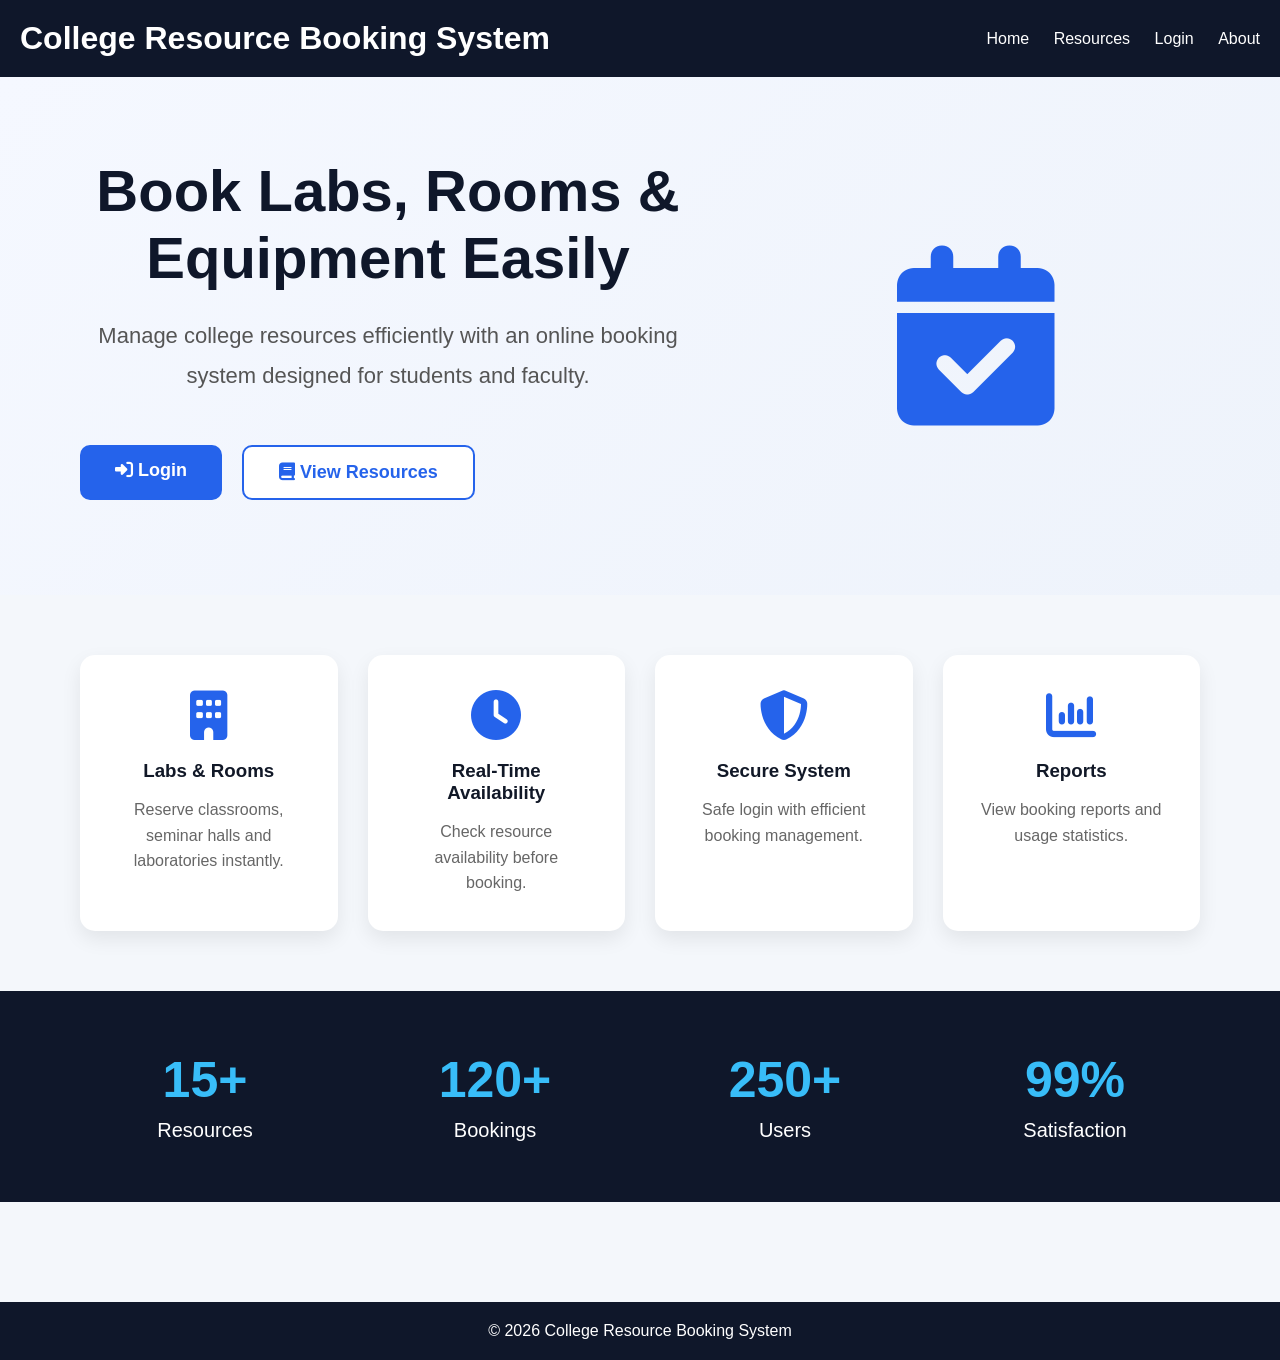
<file: index.html>
<!DOCTYPE html>
<html lang="en">
<head>

<meta charset="UTF-8">
<meta name="viewport" content="width=device-width, initial-scale=1">

<title>College Resource Booking System</title>

<link rel="stylesheet" href="css/style.css">

<link rel="stylesheet"
href="https://cdnjs.cloudflare.com/ajax/libs/font-awesome/6.5.2/css/all.min.css">

</head>

<body>

<header>

<h1>College Resource Booking System</h1>

<nav>
<a href="index.html">Home</a>
<a href="resources.html">Resources</a>
<a href="login.html">Login</a>
<a href="about.html">About</a>
</nav>

</header>


<section class="hero">

<div class="hero-text">

<h1>Book Labs, Rooms & Equipment Easily</h1>

<p>
Manage college resources efficiently with an online booking
system designed for students and faculty.
</p>

<div class="hero-buttons">

<a href="login.html" class="btn">
<i class="fa-solid fa-right-to-bracket"></i>
Login
</a>

<a href="resources.html" class="btn btn-outline">
<i class="fa-solid fa-book"></i>
View Resources
</a>

</div>

</div>

<div class="hero-image">

<i class="fa-solid fa-calendar-check hero-icon"></i>

</div>

</section>


<section class="features">

<div class="feature-card">

<i class="fa-solid fa-building"></i>

<h3>Labs & Rooms</h3>

<p>Reserve classrooms, seminar halls and laboratories instantly.</p>

</div>

<div class="feature-card">

<i class="fa-solid fa-clock"></i>

<h3>Real-Time Availability</h3>

<p>Check resource availability before booking.</p>

</div>

<div class="feature-card">

<i class="fa-solid fa-shield-halved"></i>

<h3>Secure System</h3>

<p>Safe login with efficient booking management.</p>

</div>

<div class="feature-card">

<i class="fa-solid fa-chart-column"></i>

<h3>Reports</h3>

<p>View booking reports and usage statistics.</p>

</div>

</section>


<section class="stats">

<div class="stat">
<h2>15+</h2>
<p>Resources</p>
</div>

<div class="stat">
<h2>120+</h2>
<p>Bookings</p>
</div>

<div class="stat">
<h2>250+</h2>
<p>Users</p>
</div>

<div class="stat">
<h2>99%</h2>
<p>Satisfaction</p>
</div>

</section>


<footer>

© 2026 College Resource Booking System

</footer>

</body>
</html>
</file>
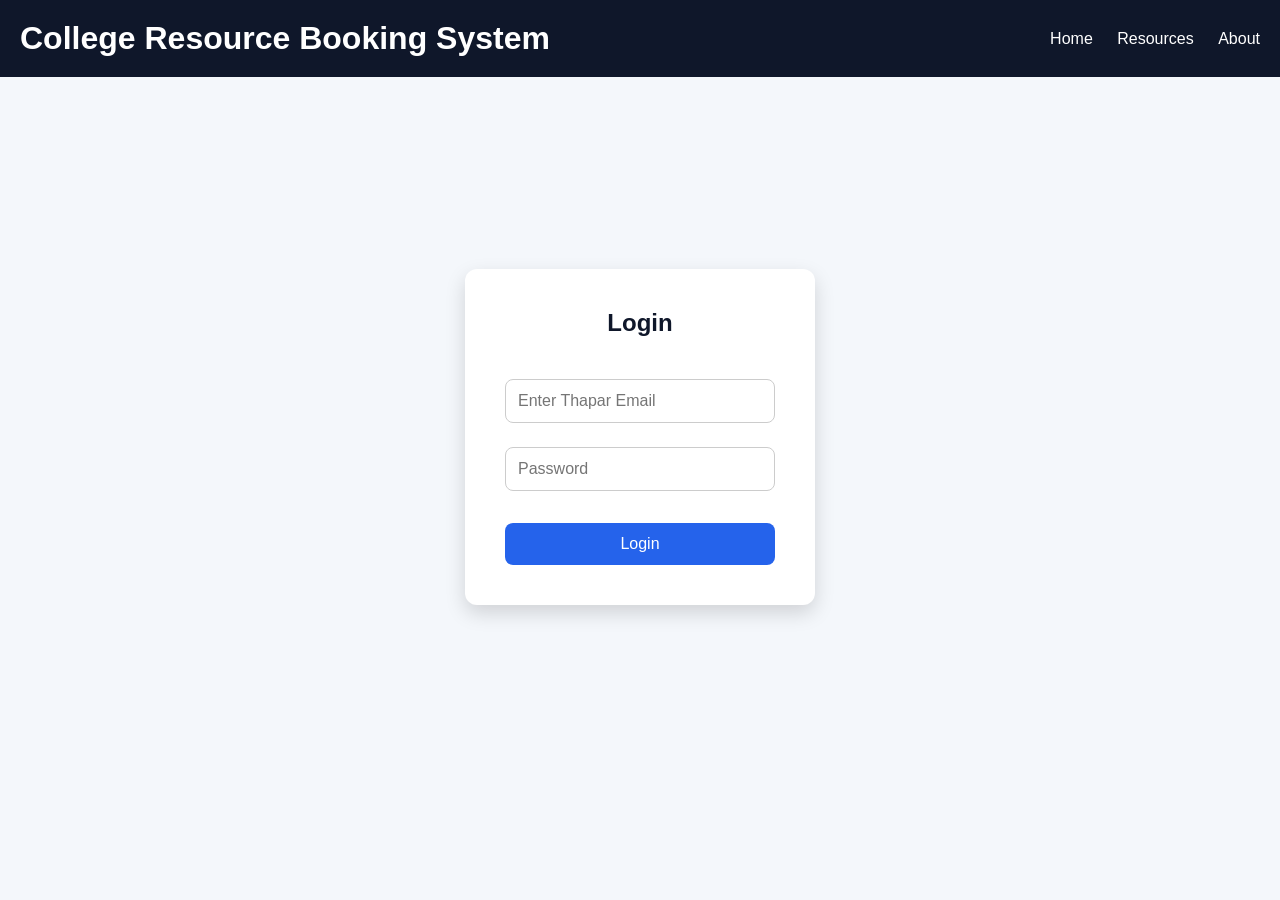
<file: about.html>
<script>
if (sessionStorage.getItem("loggedIn") !== "true") {
    alert("Please login first.");
    window.location.href = "login.html";
}
</script>


<!DOCTYPE html>
<html lang="en">
<head>
    <meta charset="UTF-8">
    <meta name="viewport" content="width=device-width, initial-scale=1.0">
    <title>About</title>

    <link rel="stylesheet" href="css/style.css">

    <link rel="stylesheet"
    href="https://cdnjs.cloudflare.com/ajax/libs/font-awesome/6.5.2/css/all.min.css">
</head>

<body>

<div class="layout">

    <!-- Sidebar -->
    <aside class="sidebar">

        <h2>📚 CRBS</h2>

        <ul>

            <li><a href="dashboard.html"><i class="fa-solid fa-house"></i> Dashboard</a></li>

            <li><a href="resources.html"><i class="fa-solid fa-book"></i> Resources</a></li>

            <li><a href="bookings.html"><i class="fa-solid fa-calendar-check"></i> Bookings</a></li>

            <li><a href="reports.html"><i class="fa-solid fa-chart-column"></i> Reports</a></li>

            <li><a href="about.html"><i class="fa-solid fa-circle-info"></i> About</a></li>

            <li><a href="index.html"><i class="fa-solid fa-right-from-bracket"></i> Logout</a></li>

        </ul>

    </aside>

    <!-- Main Content -->
    <main class="main-content">

        <div class="dashboard">

            <h2>About CRBS</h2>

            <div class="panel">

                <h3>College Resource Booking System</h3>

                <p style="margin-top:20px; line-height:1.8;">
                    The College Resource Booking System (CRBS) is a web-based
                    application developed to simplify the reservation of college
                    resources such as laboratories, classrooms, seminar halls,
                    and equipment.
                </p>

                <p style="margin-top:20px; line-height:1.8;">
                    This project is built using HTML, CSS, JavaScript and
                    Oracle PL/SQL. It demonstrates database design, SQL queries,
                    PL/SQL programming, procedures, functions, triggers,
                    views, indexing and transaction management.
                </p>

            </div>

            <br>

            <div class="panel">

                <h3>Project Features</h3>

                <ul style="margin-top:20px; padding-left:20px; line-height:2;">

                    <li>User Management</li>

                    <li>Resource Management</li>

                    <li>Resource Booking</li>

                    <li>Booking Cancellation</li>

                    <li>Reports & Analytics</li>

                </ul>

            </div>

        </div>

    </main>

</div>

</body>
</html>
</file>
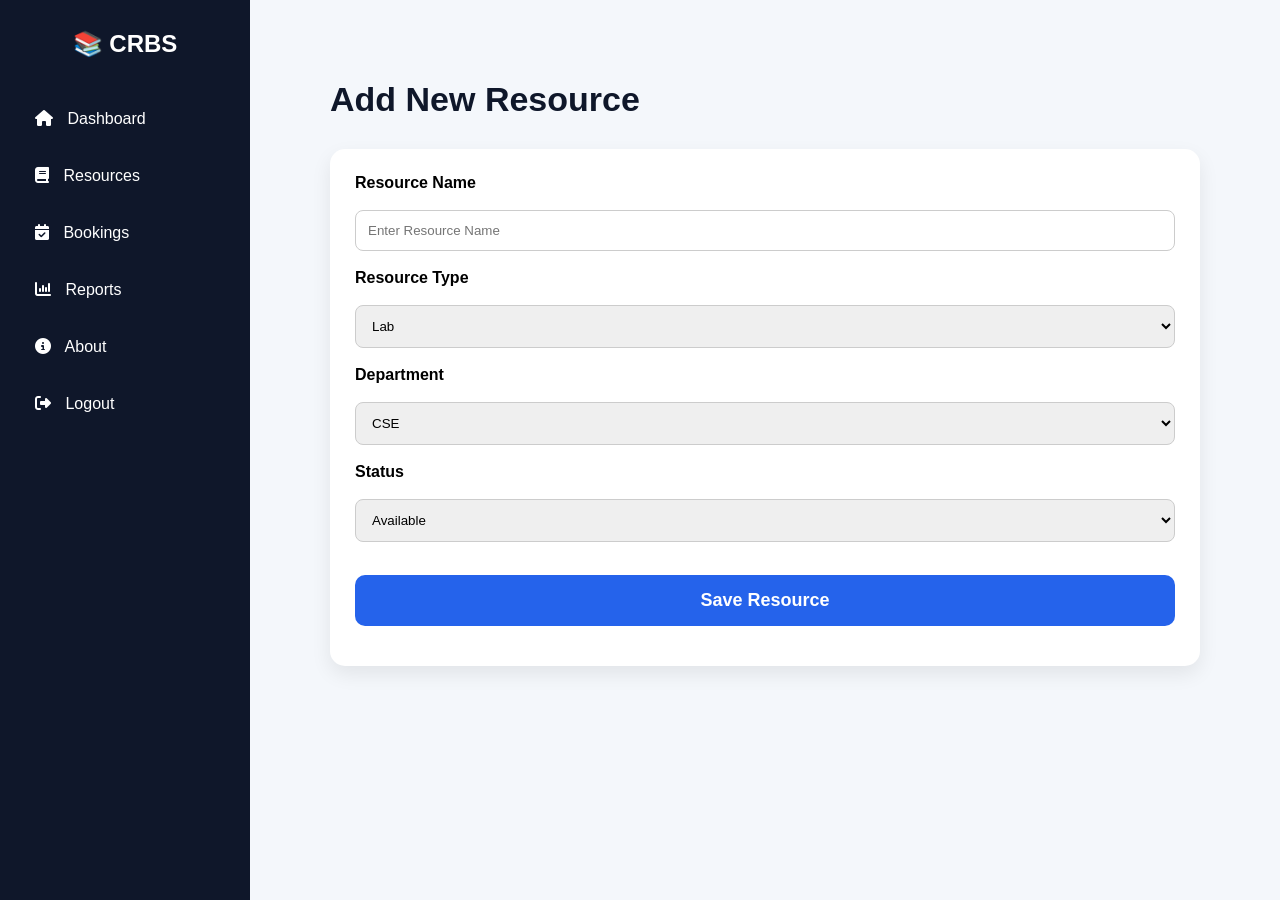
<file: add-resource.html>
<!DOCTYPE html>
<html lang="en">
<head>
<meta charset="UTF-8">
<meta name="viewport" content="width=device-width, initial-scale=1.0">

<title>Add Resource</title>

<link rel="stylesheet" href="css/style.css">

<link rel="stylesheet"
href="https://cdnjs.cloudflare.com/ajax/libs/font-awesome/6.5.2/css/all.min.css">

</head>

<body>

<div class="layout">

    <!-- Sidebar -->
    <aside class="sidebar">

        <h2>📚 CRBS</h2>

        <ul>

            <li><a href="dashboard.html"><i class="fa-solid fa-house"></i> Dashboard</a></li>

            <li><a href="resources.html"><i class="fa-solid fa-book"></i> Resources</a></li>

            <li><a href="bookings.html"><i class="fa-solid fa-calendar-check"></i> Bookings</a></li>

            <li><a href="reports.html"><i class="fa-solid fa-chart-column"></i> Reports</a></li>

            <li><a href="about.html"><i class="fa-solid fa-circle-info"></i> About</a></li>

            <li><a href="index.html"><i class="fa-solid fa-right-from-bracket"></i> Logout</a></li>

        </ul>

    </aside>

    <!-- Main Content -->
    <main class="main-content">

        <div class="dashboard">

            <h2>Add New Resource</h2>

            <div class="panel">

                <form>

                    <label><b>Resource Name</b></label><br><br>
                    <input type="text" placeholder="Enter Resource Name"
                    style="width:100%;padding:12px;border:1px solid #ccc;border-radius:8px;"><br><br>

                    <label><b>Resource Type</b></label><br><br>
                    <select style="width:100%;padding:12px;border:1px solid #ccc;border-radius:8px;">
                        <option>Lab</option>
                        <option>Room</option>
                        <option>Equipment</option>
                    </select><br><br>

                    <label><b>Department</b></label><br><br>
                    <select style="width:100%;padding:12px;border:1px solid #ccc;border-radius:8px;">
                        <option>CSE</option>
                        <option>ECE</option>
                        <option>ME</option>
                        <option>EEE</option>
                    </select><br><br>

                    <label><b>Status</b></label><br><br>
                    <select style="width:100%;padding:12px;border:1px solid #ccc;border-radius:8px;">
                        <option>Available</option>
                        <option>Booked</option>
                    </select><br><br>

                    <a href="resources.html" class="btn">Save Resource</a>

                </form>

            </div>

        </div>

    </main>

</div>

</body>
</html>
</file>
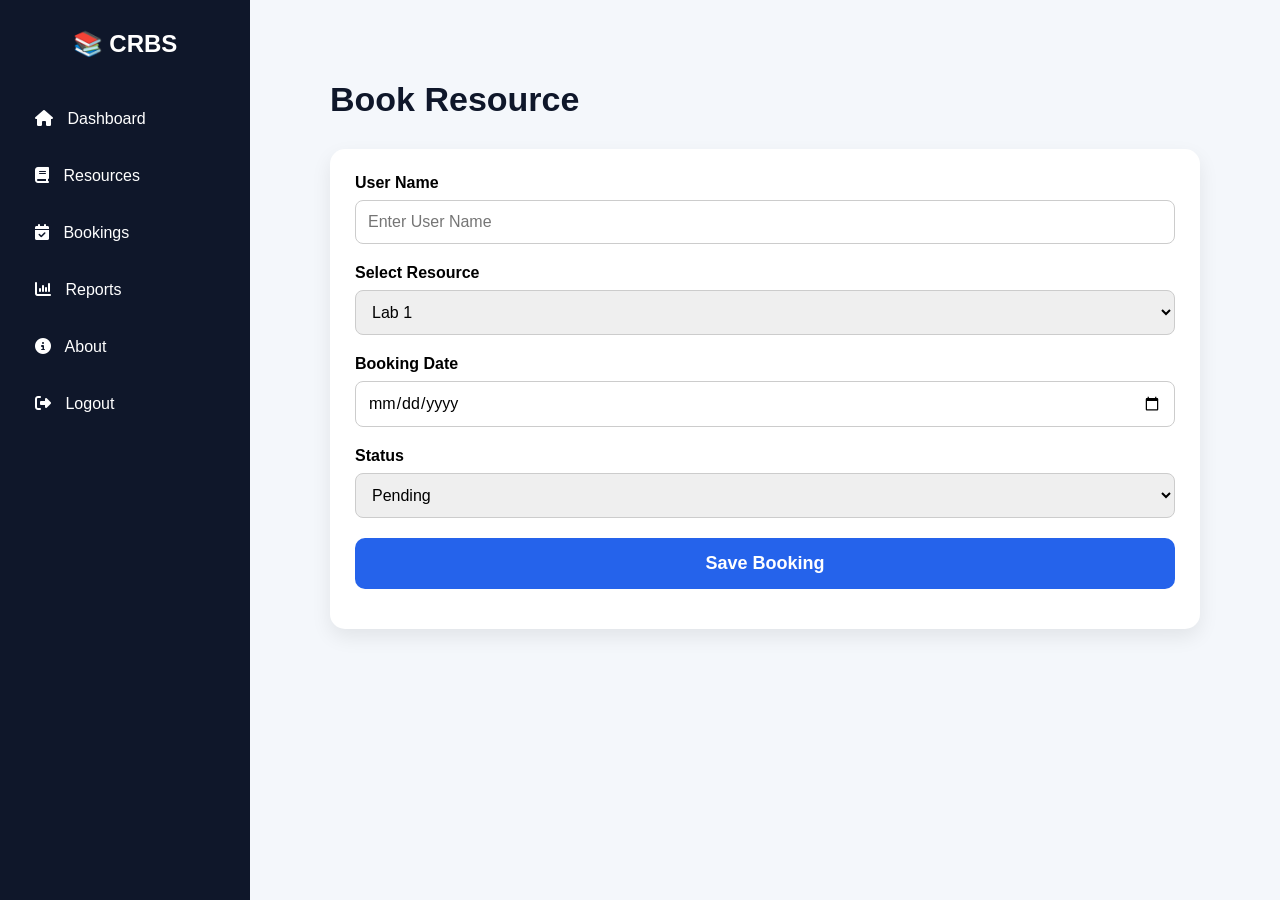
<file: book-resource.html>
<!DOCTYPE html>
<html lang="en">
<head>
<meta charset="UTF-8">
<meta name="viewport" content="width=device-width, initial-scale=1.0">

<title>Book Resource</title>

<link rel="stylesheet" href="css/style.css">

<link rel="stylesheet"
href="https://cdnjs.cloudflare.com/ajax/libs/font-awesome/6.5.2/css/all.min.css">

</head>

<body>

<div class="layout">

    <!-- Sidebar -->
    <aside class="sidebar">

        <h2>📚 CRBS</h2>

        <ul>
            <li><a href="dashboard.html"><i class="fa-solid fa-house"></i> Dashboard</a></li>
            <li><a href="resources.html"><i class="fa-solid fa-book"></i> Resources</a></li>
            <li><a href="bookings.html"><i class="fa-solid fa-calendar-check"></i> Bookings</a></li>
            <li><a href="reports.html"><i class="fa-solid fa-chart-column"></i> Reports</a></li>
            <li><a href="about.html"><i class="fa-solid fa-circle-info"></i> About</a></li>
            <li><a href="index.html"><i class="fa-solid fa-right-from-bracket"></i> Logout</a></li>
        </ul>

    </aside>

    <!-- Main Content -->
    <main class="main-content">

        <div class="dashboard">

            <h2>Book Resource</h2>

            <div class="panel">

                <form>

                    <div class="form-group">
                        <label><b>User Name</b></label>
                        <input type="text" placeholder="Enter User Name">
                    </div>

                    <div class="form-group">
                        <label><b>Select Resource</b></label>
                        <select>
                            <option>Lab 1</option>
                            <option>Room 101</option>
                            <option>Projector A</option>
                            <option>Seminar Hall</option>
                        </select>
                    </div>

                    <div class="form-group">
                        <label><b>Booking Date</b></label>
                        <input type="date">
                    </div>

                    <div class="form-group">
                        <label><b>Status</b></label>
                        <select>
                            <option>Pending</option>
                            <option>Approved</option>
                            <option>Cancelled</option>
                        </select>
                    </div>

                    <a href="bookings.html" class="btn">Save Booking</a>

                </form>

            </div>

        </div>

    </main>

</div>

</body>
</html>
</file>
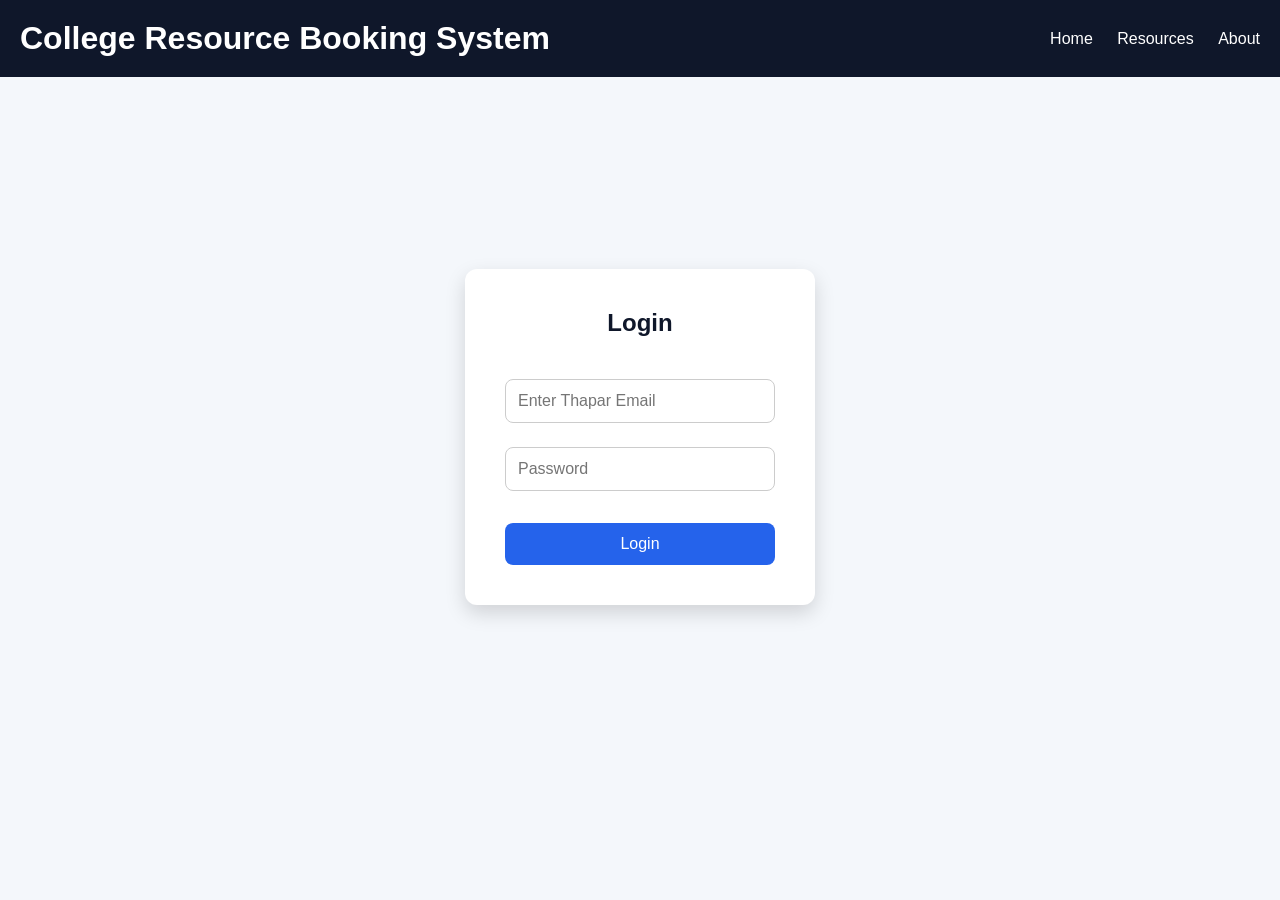
<file: bookings.html>
<script>
if (sessionStorage.getItem("loggedIn") !== "true") {
    alert("Please login first.");
    window.location.href = "login.html";
}
</script>

<!DOCTYPE html>
<html lang="en">
<head>

<meta charset="UTF-8">
<meta name="viewport" content="width=device-width, initial-scale=1.0">
<title>Bookings</title>

<link rel="stylesheet"
href="https://cdnjs.cloudflare.com/ajax/libs/font-awesome/6.5.2/css/all.min.css">

<link rel="stylesheet" href="css/style.css">

</head>

<body>

<div class="layout">

    <!-- Sidebar -->
    <aside class="sidebar">

        <h2>📚 CRBS</h2>

        <ul>

            <li>
                <a href="dashboard.html">
                    <i class="fa-solid fa-house"></i>
                    Dashboard
                </a>
            </li>

            <li>
                <a href="resources.html">
                    <i class="fa-solid fa-book"></i>
                    Resources
                </a>
            </li>

            <li>
                <a href="bookings.html">
                    <i class="fa-solid fa-calendar-check"></i>
                    Bookings
                </a>
            </li>

            <li>
                <a href="reports.html"><i class="fa-solid fa-chart-column"></i> Reports</a>
            </li>

            <li>
                <a href="about.html">
                    <i class="fa-solid fa-circle-info"></i>
                    About
                </a>
            </li>

            <li>
                <a href="index.html">
                    <i class="fa-solid fa-right-from-bracket"></i>
                    Logout
                </a>
            </li>

        </ul>

    </aside>

    <!-- Main Content -->
    <main class="main-content">

        <div class="header">

            <h1 class="page-title">Bookings</h1>

            <a href="book-resource.html" class="btn">Book Resource</a>

        </div>

        <div class="panel">

            <table>

                <tr>
                    <th>ID</th>
                    <th>User</th>
                    <th>Resource</th>
                    <th>Date</th>
                    <th>Status</th>
                </tr>

                <tr>
                    <td>1</td>
                    <td>Prof A</td>
                    <td>Lab 1</td>
                    <td>2026-06-28</td>
                    <td class="approved">Approved</td>
                </tr>

                <tr>
                    <td>2</td>
                    <td>Riya</td>
                    <td>Room 101</td>
                    <td>2026-06-29</td>
                    <td class="pending">Pending</td>
                </tr>

                <tr>
                    <td>3</td>
                    <td>Aman</td>
                    <td>Projector A</td>
                    <td>2026-06-30</td>
                    <td style="color:red;font-weight:bold;">
                        Cancelled
                    </td>
                </tr>

            </table>

        </div>

    </main>

</div>

</body>
</html>
</file>
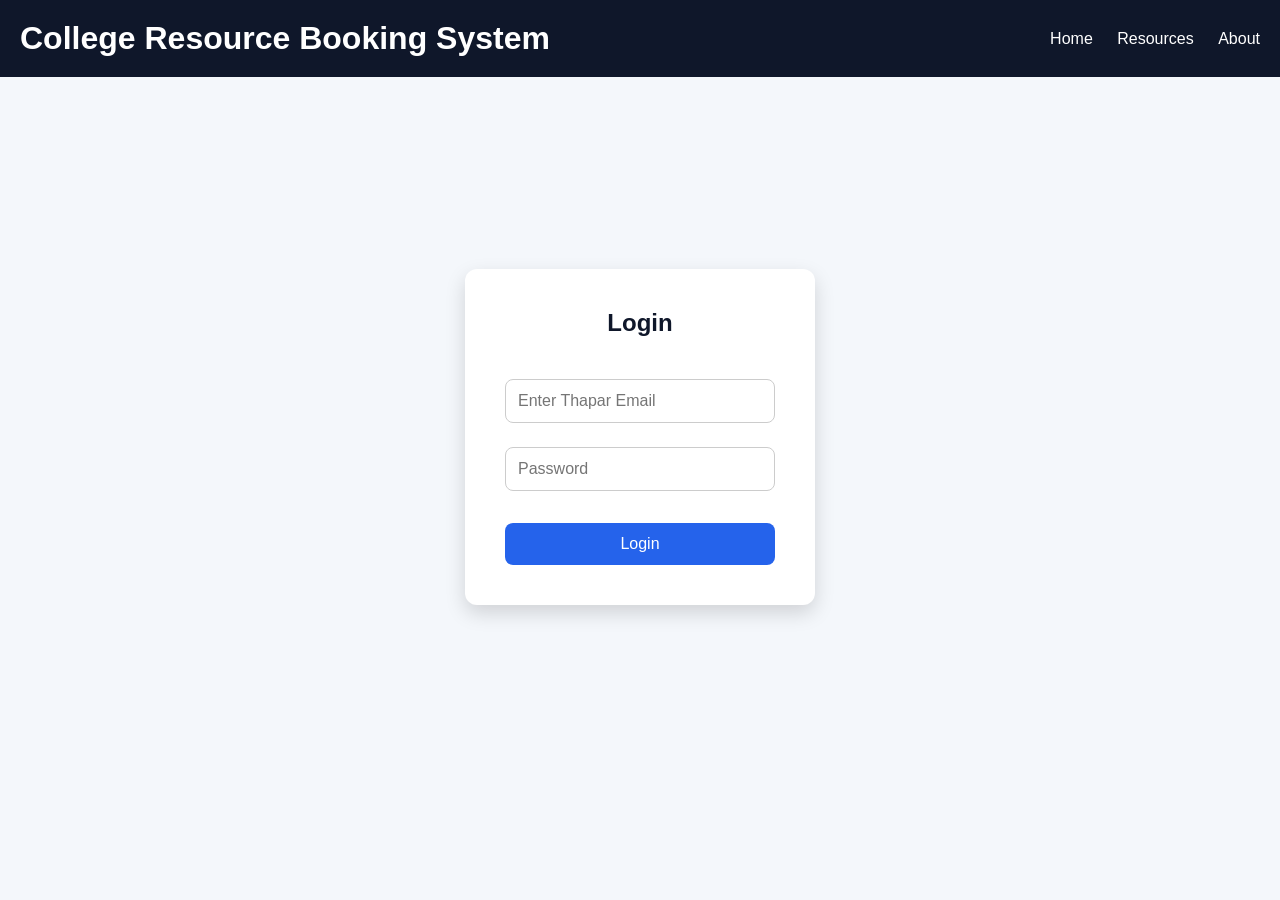
<file: dashboard.html>
<script>
if (sessionStorage.getItem("loggedIn") !== "true") {
    alert("Please login first.");
    window.location.href = "login.html";
}
</script>

<!DOCTYPE html>
<html lang="en">
<head>

    <meta charset="UTF-8">
    <meta name="viewport" content="width=device-width, initial-scale=1.0">

    <title>CRBS Dashboard</title>

    <link rel="stylesheet" href="css/style.css">

    <link rel="stylesheet"
    href="https://cdnjs.cloudflare.com/ajax/libs/font-awesome/6.5.2/css/all.min.css">

</head>

<body>

<div class="layout">

    <!-- Sidebar -->

    <aside class="sidebar">

        <h2>📚 CRBS</h2>

        <ul>

            <li><a href="dashboard.html"><i class="fa-solid fa-house"></i> Dashboard</a></li>

            <li><a href="resources.html"><i class="fa-solid fa-book"></i> Resources</a></li>

            <li><a href="bookings.html"><i class="fa-solid fa-calendar-check"></i> Bookings</a></li>

            <li><a href="reports.html"><i class="fa-solid fa-chart-column"></i> Reports</a></li>

            <li><a href="about.html"><i class="fa-solid fa-circle-info"></i> About</a></li>

            <li><a href="index.html"><i class="fa-solid fa-right-from-bracket"></i> Logout</a></li>

        </ul>

    </aside>

    <!-- Main Content -->

    <main class="main-content">

        <h1 class="page-title">Dashboard</h1>

        <div class="cards">

            <div class="card">
                <h3>Total Users</h3>
                <p>6</p>
            </div>

            <div class="card">
                <h3>Total Resources</h3>
                <p>4</p>
            </div>

            <div class="card">
                <h3>Total Bookings</h3>
                <p>2</p>
            </div>

            <div class="card">
                <h3>Available Slots</h3>
                <p>6</p>
            </div>

        </div>

        <div class="dashboard-grid">

            <div class="panel">

                <h3>Quick Actions</h3>

                <a href="resources.html" class="btn">Book Resource</a>

                <a href="bookings.html" class="btn">View Bookings</a>

            </div>

            <div class="panel">

                <h3>Recent Bookings</h3>

                <table>

                    <tr>
                        <th>ID</th>
                        <th>Resource</th>
                        <th>Status</th>
                    </tr>

                    <tr>
                        <td>1</td>
                        <td>Lab 1</td>
                        <td class="approved">Approved</td>
                    </tr>

                    <tr>
                        <td>2</td>
                        <td>Projector A</td>
                        <td class="pending">Pending</td>
                    </tr>

                </table>

            </div>

        </div>

    </main>

</div>

</body>
</html>
</file>
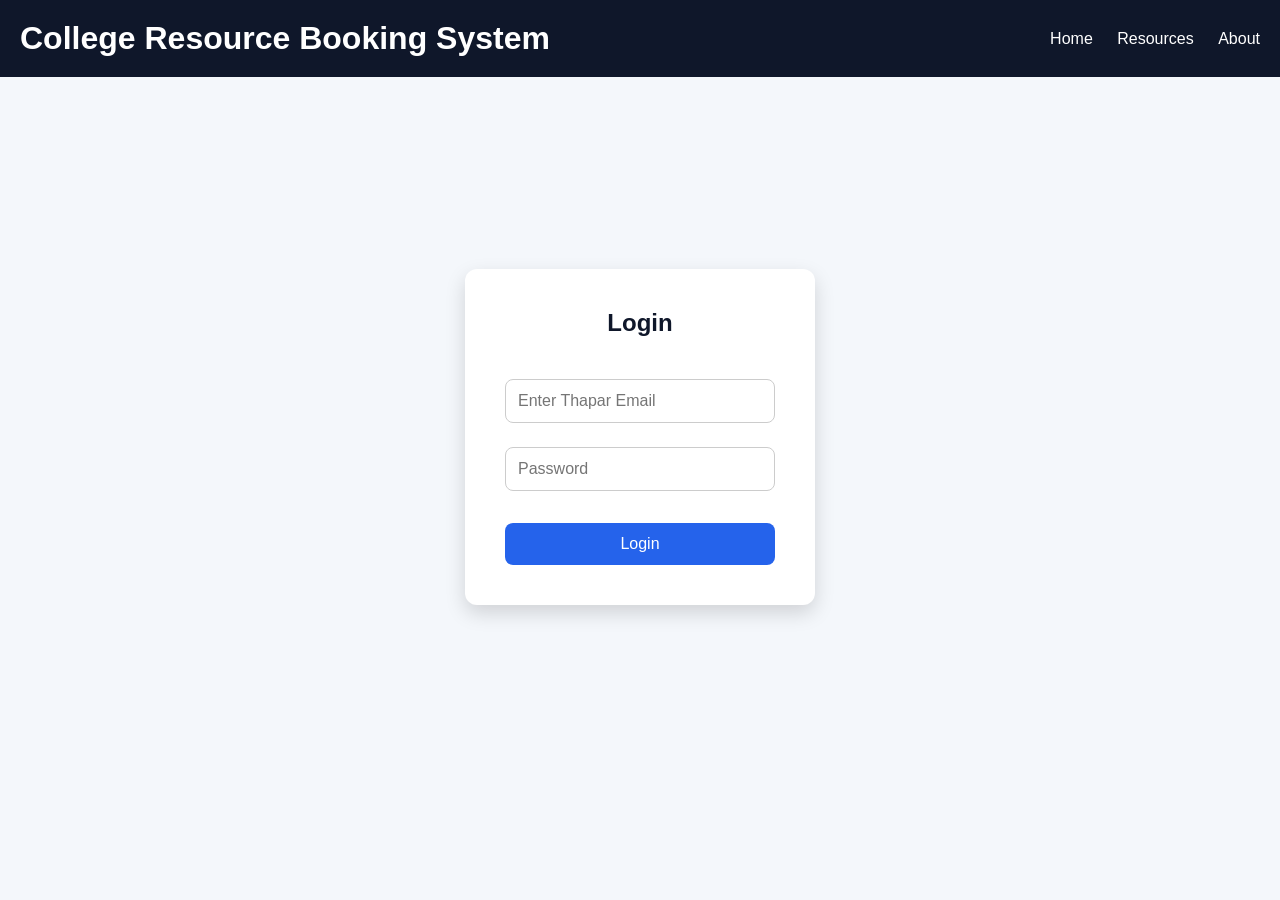
<file: login.html>
<!DOCTYPE html>
<html lang="en">
<head>
    <link rel="stylesheet"
href="https://cdnjs.cloudflare.com/ajax/libs/font-awesome/6.5.2/css/all.min.css">
    <meta charset="UTF-8">
    <meta name="viewport" content="width=device-width, initial-scale=1.0">
    <title>Login - Resource Booking System</title>

    <link rel="stylesheet" href="css/style.css">
</head>
<body>

<header>
    <h1>College Resource Booking System</h1>

    <nav>
        <a href="index.html">Home</a>
        <a href="resources.html">Resources</a>
        <a href="about.html">About</a>
    </nav>
</header>

<div class="login-container">

    <div class="login-box">

        <h2>Login</h2>

        <form>
          <input type="email" id="username" placeholder="Enter Thapar Email" required>

<input type="password" id="password" placeholder="Password" required>
<button type="button" onclick="login()">Login</button>

        </form>

    </div>

</div>

<script src="js/script.js"></script>

</body>
</html>
</file>
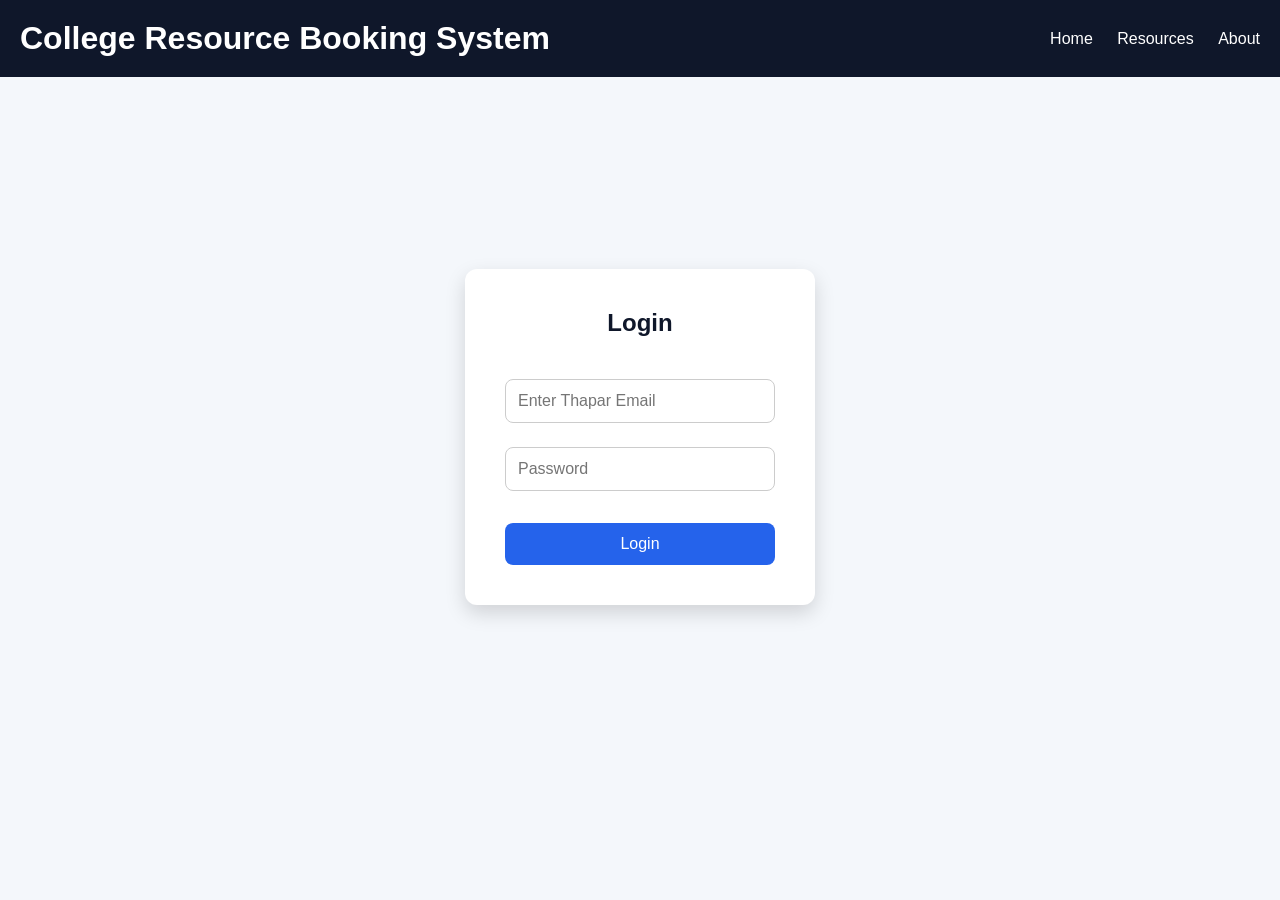
<file: reports.html>
<script>
if (sessionStorage.getItem("loggedIn") !== "true") {
    alert("Please login first.");
    window.location.href = "login.html";
}
</script>

<!DOCTYPE html>
<html lang="en">
<head>

<meta charset="UTF-8">
<meta name="viewport" content="width=device-width, initial-scale=1.0">

<title>Reports</title>

<link rel="stylesheet" href="css/style.css">

<link rel="stylesheet"
href="https://cdnjs.cloudflare.com/ajax/libs/font-awesome/6.5.2/css/all.min.css">

</head>

<body>

<div class="layout">

    <!-- Sidebar -->
    <aside class="sidebar">

        <h2>📚 CRBS</h2>

        <ul>

            <li><a href="dashboard.html"><i class="fa-solid fa-house"></i> Dashboard</a></li>

            <li><a href="resources.html"><i class="fa-solid fa-book"></i> Resources</a></li>

            <li><a href="bookings.html"><i class="fa-solid fa-calendar-check"></i> Bookings</a></li>

            <li><a href="reports.html"><i class="fa-solid fa-chart-column"></i> Reports</a></li>

            <li><a href="about.html"><i class="fa-solid fa-circle-info"></i> About</a></li>

            <li><a href="index.html"><i class="fa-solid fa-right-from-bracket"></i> Logout</a></li>

        </ul>

    </aside>

    <!-- Main Content -->
    <main class="main-content">

        <div class="dashboard">

            <h2>Reports</h2>

            <!-- Cards -->
            <div class="cards">

                <div class="card">
                    <i class="fa-solid fa-book fa-2x"></i>
                    <h3>Total Resources</h3>
                    <p>4</p>
                </div>

                <div class="card">
                    <i class="fa-solid fa-calendar-check fa-2x"></i>
                    <h3>Total Bookings</h3>
                    <p>3</p>
                </div>

                <div class="card">
                    <i class="fa-solid fa-circle-check fa-2x"></i>
                    <h3>Approved</h3>
                    <p>1</p>
                </div>

                <div class="card">
                    <i class="fa-solid fa-hourglass-half fa-2x"></i>
                    <h3>Pending</h3>
                    <p>1</p>
                </div>

            </div>

            <!-- Report Table -->
            <div class="panel">

                <h3>Booking Report</h3>

                <table>

                    <tr>
                        <th>Resource</th>
                        <th>Total Bookings</th>
                        <th>Status</th>
                    </tr>

                    <tr>
                        <td>Lab 1</td>
                        <td>1</td>
                        <td class="approved">Approved</td>
                    </tr>

                    <tr>
                        <td>Room 101</td>
                        <td>1</td>
                        <td class="pending">Pending</td>
                    </tr>

                    <tr>
                        <td>Projector A</td>
                        <td>1</td>
                        <td style="color:red;font-weight:bold;">Cancelled</td>
                    </tr>

                </table>

            </div>

        </div>

    </main>

</div>

</body>
</html>
</file>
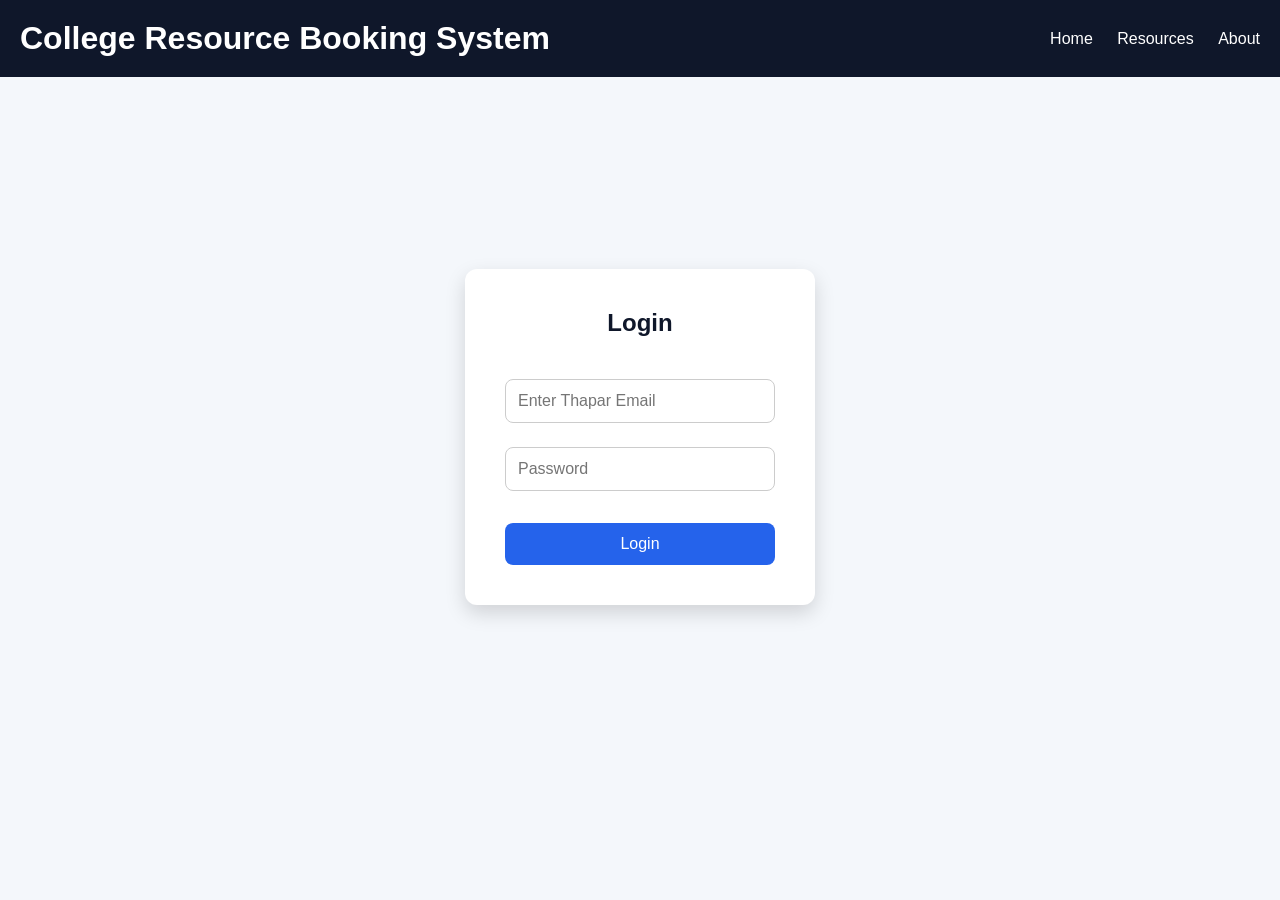
<file: resources.html>
<script>
if (sessionStorage.getItem("loggedIn") !== "true") {
    alert("Please login first.");
    window.location.href = "login.html";
}
</script>

<!DOCTYPE html>
<html lang="en">
<head>

<meta charset="UTF-8">
<meta name="viewport" content="width=device-width, initial-scale=1.0">

<title>Resources</title>

<link rel="stylesheet"
href="https://cdnjs.cloudflare.com/ajax/libs/font-awesome/6.5.2/css/all.min.css">

<link rel="stylesheet" href="css/style.css">

</head>

<body>

<div class="layout">

    <!-- Sidebar -->
    <aside class="sidebar">

        <h2>📚 CRBS</h2>

        <ul>

            <li>
                <a href="dashboard.html">
                    <i class="fa-solid fa-house"></i>
                    Dashboard
                </a>
            </li>

            <li>
                <a href="resources.html">
                    <i class="fa-solid fa-book"></i>
                    Resources
                </a>
            </li>

            <li>
                <a href="bookings.html">
                    <i class="fa-solid fa-calendar-check"></i>
                    Bookings
                </a>
            </li>

            <li>
                <a href="reports.html"><i class="fa-solid fa-chart-column"></i> Reports</a>
            </li>

            <li>
                <a href="about.html">
                    <i class="fa-solid fa-circle-info"></i>
                    About
                </a>
            </li>

            <li>
                <a href="index.html">
                    <i class="fa-solid fa-right-from-bracket"></i>
                    Logout
                </a>
            </li>

        </ul>

    </aside>

    <!-- Main Content -->
    <main class="main-content">

       <div class="header">

    <h1>Resources</h1>

    <a href="add-resource.html" class="btn">Add Resource</a>

</div>
        <div class="panel">

            <table>

                <tr>
                    <th>ID</th>
                    <th>Name</th>
                    <th>Type</th>
                    <th>Department</th>
                    <th>Status</th>
                </tr>

                <tr>
                    <td>1</td>
                    <td>Lab 1</td>
                    <td>Lab</td>
                    <td>CSE</td>
                    <td class="approved">Available</td>
                </tr>

                <tr>
                    <td>2</td>
                    <td>Room 101</td>
                    <td>Room</td>
                    <td>CSE</td>
                    <td class="approved">Available</td>
                </tr>

                <tr>
                    <td>3</td>
                    <td>Projector A</td>
                    <td>Equipment</td>
                    <td>ECE</td>
                    <td class="approved">Available</td>
                </tr>

                <tr>
                    <td>4</td>
                    <td>Seminar Hall</td>
                    <td>Room</td>
                    <td>ECE</td>
                    <td style="color:red;font-weight:bold;">
                        Booked
                    </td>
                </tr>

            </table>

        </div>

    </main>

</div>

</body>
</html>
</file>
<file: css/style.css>
*{
    margin:0;
    padding:0;
    box-sizing:border-box;
    font-family:Arial,Helvetica,sans-serif;
}

body{
    background:#f4f7fb;
}

header{
    background:#0f172a;
    color:white;
    padding:20px;
    display:flex;
    justify-content:space-between;
    align-items:center;
}

nav a{
    color:white;
    text-decoration:none;
    margin-left:20px;
}

nav a:hover{
    color:#38bdf8;
}

.hero{
    text-align:center;
    padding:100px 20px;
}

.hero h2{
    font-size:42px;
    color:#0f172a;
}

.hero p{
    margin-top:20px;
    font-size:18px;
    color:#555;
}

.buttons{
    margin-top:35px;
}

.btn{
    display:inline-block;
    padding:12px 25px;
    border:none;
    border-radius:8px;
    background:#2563eb;
    color:white;
    text-decoration:none;
    cursor:pointer;
    transition:.3s;
    font-weight:bold;
}

.btn:hover{
    transform:translateY(-2px);
    background:#1d4ed8;
}

footer{
    background:#0f172a;
    color:white;
    text-align:center;
    padding:20px;
    margin-top:100px;
}

/* Login Page */

.login-container{
    display:flex;
    justify-content:center;
    align-items:center;
    height:80vh;
}

.login-box{
    width:350px;
    background:white;
    padding:40px;
    border-radius:12px;
    box-shadow:0 8px 20px rgba(0,0,0,.15);
    text-align:center;
}

.login-box h2{
    margin-bottom:30px;
    color:#0f172a;
}

.login-box input{
    width:100%;
    padding:12px;
    margin:12px 0;
    border:1px solid #ccc;
    border-radius:8px;
    font-size:16px;
}

.login-box button{
    width:100%;
    padding:12px;
    margin-top:20px;
    background:#2563eb;
    color:white;
    border:none;
    border-radius:8px;
    cursor:pointer;
    font-size:16px;
}

.login-box button:hover{
    background:#1d4ed8;
}

/* Dashboard */

.dashboard{
    padding:40px;
}

.dashboard h2{
    color:#0f172a;
    margin-bottom:30px;
}

.cards{
    display:flex;
    gap:20px;
    margin-bottom:40px;
}

.card{
    flex:1;
    background:white;
    padding:30px;
    border-radius:12px;
    text-align:center;
    box-shadow:0 4px 12px rgba(0,0,0,.1);
}

.card h3{
    margin-bottom:15px;
    color:#555;
}

.card p{
    font-size:34px;
    font-weight:bold;
    color:#2563eb;
}

.dashboard-grid{
    display:grid;
    grid-template-columns:1fr 2fr;
    gap:25px;
}

.panel{
    background:white;
    padding:25px;
    border-radius:12px;
    box-shadow:0 4px 12px rgba(0,0,0,.1);
}

.panel h3{
    margin-bottom:20px;
}

.panel .btn{
    display:block;
    margin-bottom:15px;
    text-align:center;
}

table{
    width:100%;
    border-collapse:collapse;
}

table th{
    background:#2563eb;
    color:white;
    padding:12px;
}

table td{
    padding:12px;
    border-bottom:1px solid #ddd;
    text-align:center;
}

/* Resources Page */

.resources-page{
    padding:40px;
}

.resources-page h2{
    margin-bottom:30px;
    color:#0f172a;
}

.resource-grid{
    display:grid;
    grid-template-columns:repeat(auto-fit,minmax(260px,1fr));
    gap:25px;
}

.resource-card{
    background:white;
    padding:25px;
    border-radius:12px;
    box-shadow:0 5px 15px rgba(0,0,0,.1);
    transition:.3s;
}

.resource-card:hover{
    transform:translateY(-5px);
}

.resource-card h3{
    color:#2563eb;
    margin-bottom:15px;
}

.resource-card p{
    margin:10px 0;
}

.available{
    color:green;
    font-weight:bold;
}

.booked{
    color:red;
    font-weight:bold;
}

.resource-card button{
    width:100%;
    margin-top:15px;
}

.resource-card button:disabled{
    background:gray;
    cursor:not-allowed;
}

/* ========= Dashboard Layout ========= */

.layout{
    display:flex;
    min-height:100vh;
}

.sidebar{
    width:250px;
    background:#0f172a;
    color:white;
    padding:30px 20px;
}

.sidebar h2{
    text-align:center;
    margin-bottom:40px;
}

.sidebar ul{
    list-style:none;
}

.sidebar li{
    margin:18px 0;
}

.sidebar a{
    color:white;
    text-decoration:none;
    display:block;
    padding:12px;
    border-radius:8px;
    transition:.3s;
}

.sidebar a:hover{
    background:#2563eb;
}

.sidebar i{
    margin-right:10px;
}

.main-content{
    flex:1;
    background:#f4f7fb;
}

.card i{
    color:#2563eb;
    margin-bottom:15px;
}

.layout{
    display:flex;
}

.main-content{
    flex:1;
    margin-left:250px;
    background:#f4f7fb;
    min-height:100vh;
    padding:40px;
}

.page-title{
    font-size:36px;
    margin-bottom:30px;
    color:#222;
}

.cards{
    display:grid;
    grid-template-columns:repeat(4,1fr);
    gap:25px;
    margin-bottom:40px;
}

.card{
    background:white;
    padding:25px;
    border-radius:15px;
    box-shadow:0 8px 20px rgba(0,0,0,.08);
    transition:.3s;
}

.card:hover{
    transform:translateY(-5px);
}

.card h3{
    color:#666;
    margin-bottom:15px;
}

.card p{
    font-size:42px;
    font-weight:bold;
    color:#2563eb;
}

.dashboard-grid{
    display:grid;
    grid-template-columns:1fr 2fr;
    gap:30px;
}

.panel{
    background:white;
    border-radius:15px;
    padding:25px;
    box-shadow:0 8px 20px rgba(0,0,0,.08);
}

.btn{
    display:block;
    background:#2563eb;
    color:white;
    text-decoration:none;
    text-align:center;
    padding:14px;
    border-radius:10px;
    margin-top:15px;
    font-weight:bold;
}

.btn:hover{
    background:#1d4ed8;
}

table{
    width:100%;
    border-collapse:collapse;
    margin-top:20px;
}

th{
    background:#2563eb;
    color:white;
    padding:15px;
}

td{
    padding:15px;
    text-align:center;
    border-bottom:1px solid #ddd;
}

.approved{
    color:green;
    font-weight:bold;
}

.pending{
    color:orange;
    font-weight:bold;
}

/* =========================
   DASHBOARD FINAL LAYOUT
========================= */

body{
    margin:0;
    background:#f4f7fb;
    font-family:Arial, Helvetica, sans-serif;
}

.layout{
    display:flex;
    min-height:100vh;
}

/* Sidebar */

.sidebar{
    width:250px;
    background:#0f172a;
    color:#fff;
    position:fixed;
    left:0;
    top:0;
    bottom:0;
    padding:30px 20px;
}

.sidebar h2{
    text-align:center;
    margin-bottom:40px;
}

.sidebar ul{
    list-style:none;
    padding:0;
}

.sidebar li{
    margin:15px 0;
}

.sidebar a{
    color:#fff;
    text-decoration:none;
    display:block;
    padding:12px 15px;
    border-radius:8px;
    transition:.3s;
}

.sidebar a:hover{
    background:#2563eb;
}

.sidebar i{
    margin-right:10px;
}

/* Main */

.main-content{
    margin-left:250px;
    flex:1;
    padding:40px;
    background:#f4f7fb;
}

.dashboard h2{
    font-size:34px;
    margin-bottom:30px;
    color:#0f172a;
}

/* Cards */

.cards{
    display:grid;
    grid-template-columns:repeat(auto-fit,minmax(220px,1fr));
    gap:25px;
    margin-bottom:40px;
}

.card{
    background:#fff;
    border-radius:15px;
    padding:30px;
    box-shadow:0 8px 20px rgba(0,0,0,.08);
    text-align:center;
    transition:.3s;
}

.card:hover{
    transform:translateY(-5px);
}

.card i{
    color:#2563eb;
    margin-bottom:15px;
}

.card h3{
    color:#666;
    margin-bottom:12px;
}

.card p{
    font-size:42px;
    font-weight:bold;
    color:#2563eb;
}

/* Bottom Panels */

.dashboard-grid{
    display:grid;
    grid-template-columns:1fr 2fr;
    gap:30px;
}

.panel{
    background:#fff;
    border-radius:15px;
    padding:25px;
    box-shadow:0 8px 20px rgba(0,0,0,.08);
}

.panel h3{
    margin-bottom:20px;
}

.btn{
    display:block;
    background:#2563eb;
    color:#fff;
    text-decoration:none;
    padding:14px;
    border-radius:10px;
    margin-bottom:15px;
    text-align:center;
    transition:.3s;
}

.btn:hover{
    background:#1d4ed8;
}

/* Table */

table{
    width:100%;
    border-collapse:collapse;
}

th{
    background:#2563eb;
    color:#fff;
    padding:14px;
}

td{
    padding:14px;
    text-align:center;
    border-bottom:1px solid #ddd;
}

.approved{
    color:green;
    font-weight:bold;
}

.pending{
    color:orange;
    font-weight:bold;
}

.header{
    display:flex;
    justify-content:space-between;
    align-items:center;
    margin-bottom:30px;
}

.page-title{
    margin:0;
}

.header{
    display:flex;
    justify-content:space-between;
    align-items:center;
    margin-bottom:30px;
}

.page-title{
    margin:0;
}

.approved{
    color:green;
    font-weight:bold;
}

.pending{
    color:orange;
    font-weight:bold;
}

.form-group{
    margin-bottom:20px;
}

.form-group label{
    display:block;
    margin-bottom:8px;
    font-weight:bold;
}

.form-group input,
.form-group select{
    width:100%;
    padding:12px;
    border:1px solid #ccc;
    border-radius:8px;
    font-size:16px;
}

/* ===========================
INDEX PAGE
=========================== */

.hero{
display:flex;
justify-content:space-between;
align-items:center;
padding:80px;
background:linear-gradient(135deg,#f5f8ff,#eef3fb);
}

.hero-text{
width:55%;
}

.hero-text h1{
font-size:58px;
color:#0f172a;
margin-bottom:25px;
}

.hero-text p{
font-size:22px;
line-height:1.8;
color:#555;
margin-bottom:35px;
}

.hero-buttons{
display:flex;
gap:20px;
}

.btn{
background:#2563eb;
color:white;
padding:15px 35px;
border-radius:10px;
text-decoration:none;
font-size:18px;
transition:.3s;
}

.btn:hover{
background:#1d4ed8;
transform:translateY(-4px);
}

.btn-outline{
background:white;
color:#2563eb;
border:2px solid #2563eb;
}

.btn-outline:hover{
background:#2563eb;
color:white;
}

.hero-image{
width:40%;
display:flex;
justify-content:center;
align-items:center;
}

.hero-icon{
font-size:180px;
color:#2563eb;
}

/* FEATURES */

.features{
display:grid;
grid-template-columns:repeat(4,1fr);
gap:30px;
padding:60px 80px;
background:#f4f7fb;
}

.feature-card{
background:white;
padding:35px;
border-radius:15px;
box-shadow:0 8px 20px rgba(0,0,0,.08);
text-align:center;
transition:.3s;
}

.feature-card:hover{
transform:translateY(-8px);
}

.feature-card i{
font-size:50px;
color:#2563eb;
margin-bottom:20px;
}

.feature-card h3{
margin-bottom:15px;
color:#111827;
}

.feature-card p{
color:#666;
line-height:1.6;
}

/* STATS */

.stats{
display:grid;
grid-template-columns:repeat(4,1fr);
padding:60px;
background:#0f172a;
color:white;
text-align:center;
}

.stat h2{
font-size:50px;
color:#38bdf8;
margin-bottom:10px;
}

.stat p{
font-size:20px;
}
</file>
